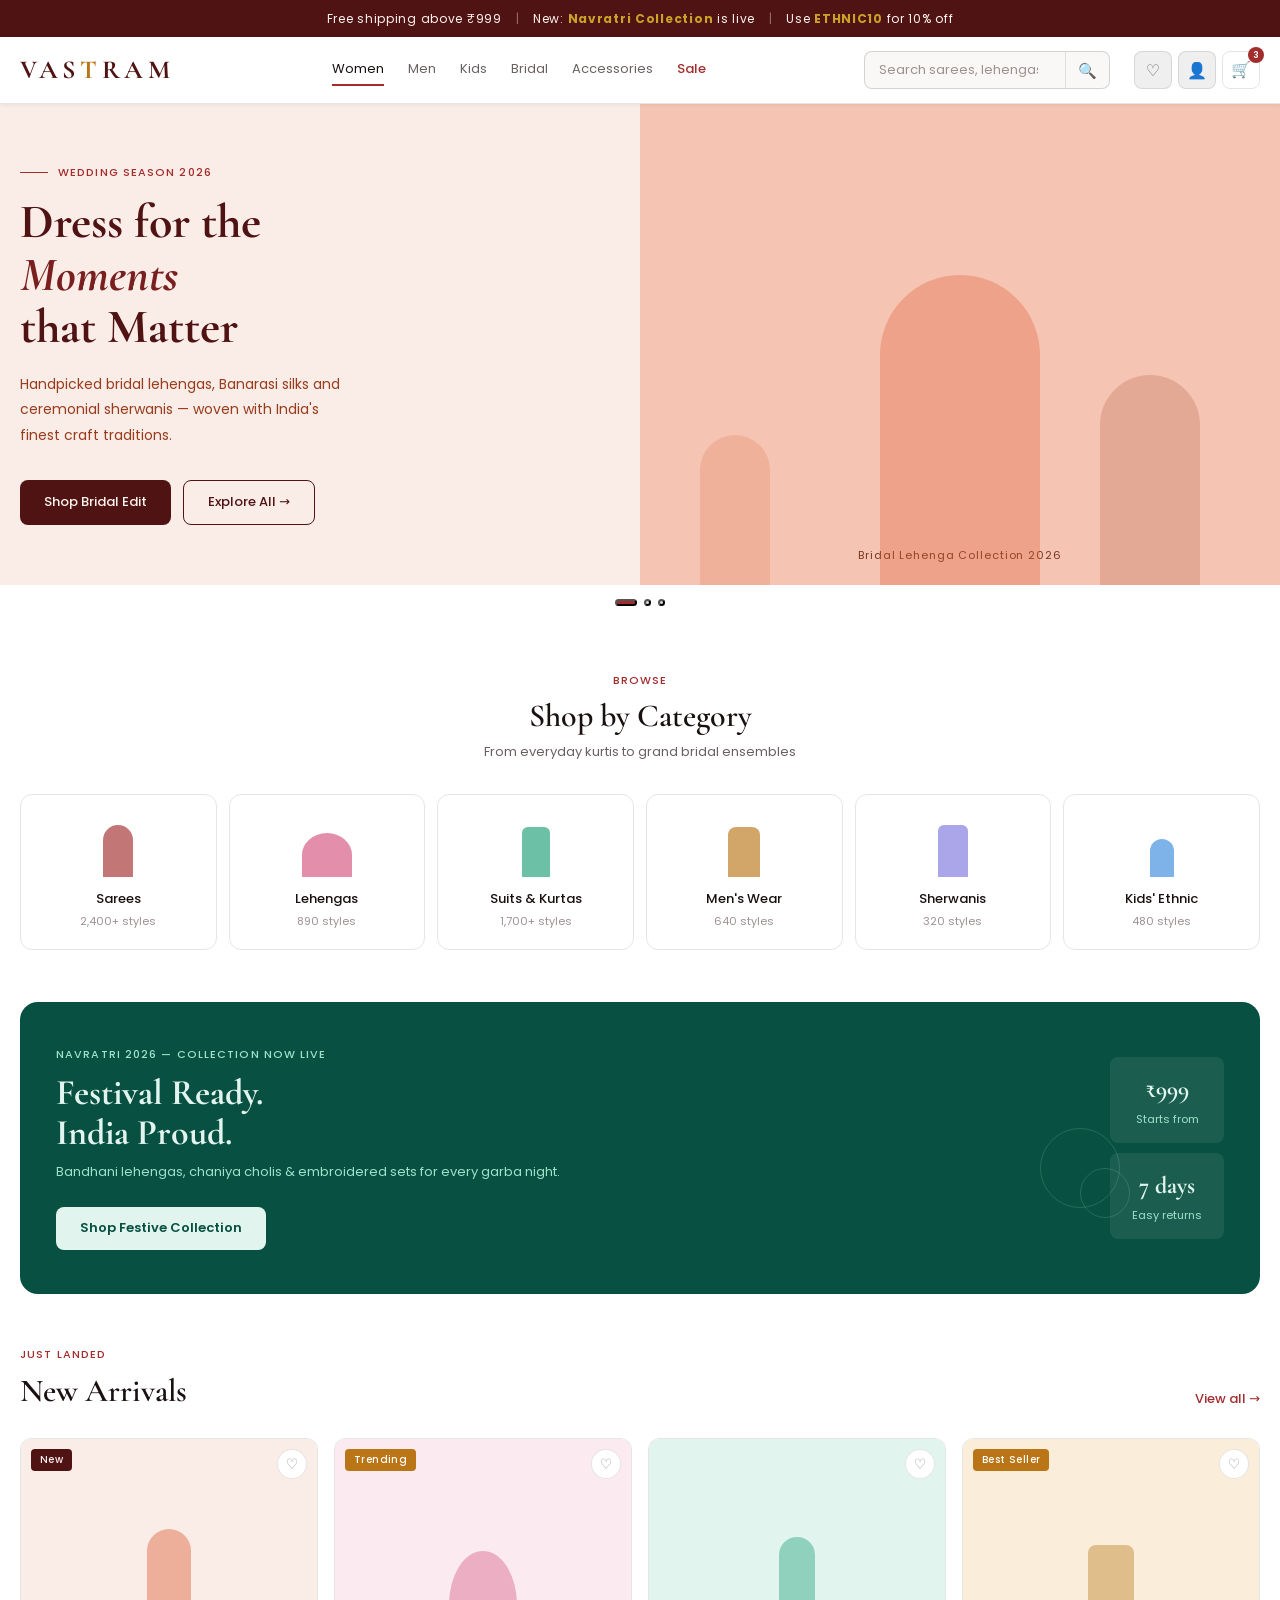
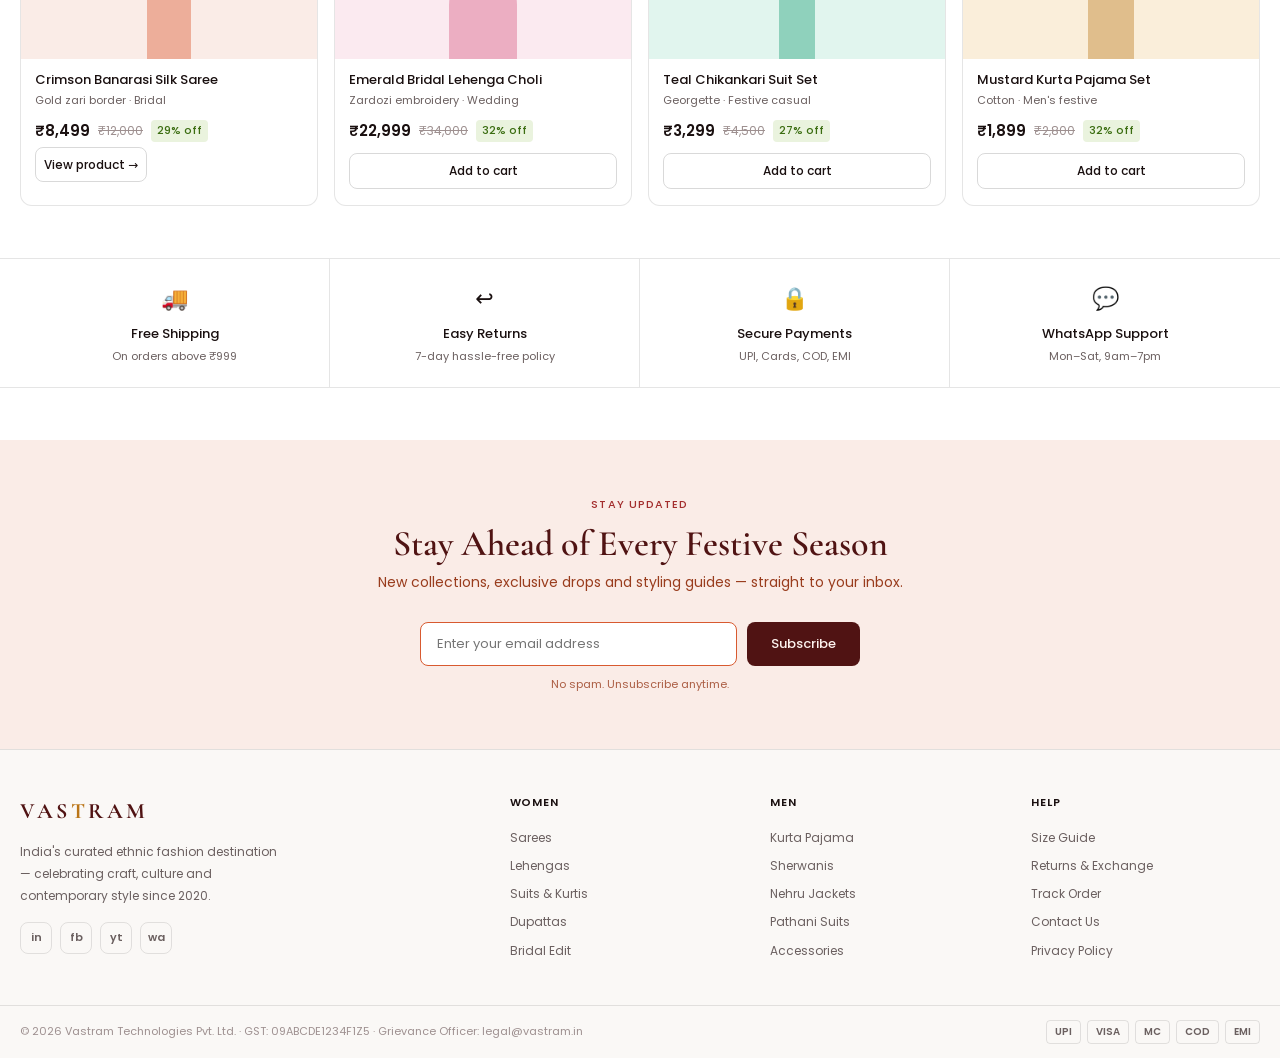
<file: index.html>
<!DOCTYPE html>
<html lang="en">
<head>
  <meta charset="UTF-8" />
  <meta name="viewport" content="width=device-width, initial-scale=1.0" />
  <title>Vastram — Indian Ethnic Wear | Sarees, Lehengas, Kurtas</title>
  <meta name="description" content="Shop premium Indian ethnic wear — Banarasi silk sarees, bridal lehengas, kurta sets, sherwanis and more. Free shipping above ₹999." />
  <link rel="stylesheet" href="assets/css/styles.css" />
  <style>
    /* ── Page-specific styles ──────────────────────────────── */

    /* Hero */
    .hero { display: grid; grid-template-columns: 1fr 1fr; min-height: 420px; }
    .hero__content {
      background: var(--crimson-bg); padding: 60px 40px 60px 20px;
      display: flex; flex-direction: column; justify-content: center;
    }
    .hero__eyebrow {
      display: flex; align-items: center; gap: 10px;
      font-size: 11px; letter-spacing: .1em; text-transform: uppercase;
      color: var(--crimson-mid); font-weight: 500; margin-bottom: 14px;
    }
    .hero__eyebrow::before { content: ''; display: block; width: 28px; height: 1px; background: var(--crimson-mid); }
    .hero__title {
      font-family: var(--font-display); font-size: 48px; font-weight: 700;
      color: var(--crimson-dark); line-height: 1.1; margin-bottom: 18px;
    }
    .hero__title em { font-style: italic; color: var(--crimson); }
    .hero__desc { font-size: 14px; color: var(--coral-mid); line-height: 1.8; max-width: 340px; margin-bottom: 32px; }
    .hero__btns { display: flex; gap: 12px; flex-wrap: wrap; }
    .hero__visual {
      background: var(--coral-light); display: flex; align-items: flex-end;
      justify-content: center; overflow: hidden; position: relative;
    }
    /* CSS silhouette shapes representing draped garments */
    .hero__silhouette {
      position: relative; width: 100%; height: 100%;
      display: flex; align-items: flex-end; justify-content: center;
    }
    .sil-main  { width: 160px; height: 310px; background: var(--coral); border-radius: 80px 80px 0 0; opacity: .32; z-index: 2; }
    .sil-back  { position: absolute; width: 100px; height: 210px; background: var(--coral-mid); border-radius: 50px 50px 0 0; right: 80px; bottom: 0; opacity: .2; }
    .sil-front { position: absolute; width: 70px; height: 150px; background: var(--coral); border-radius: 35px 35px 0 0; left: 60px; bottom: 0; opacity: .18; }
    .hero__caption {
      position: absolute; bottom: 20px; left: 50%; transform: translateX(-50%);
      font-size: 11px; letter-spacing: .08em; color: #7a3820; white-space: nowrap;
    }
    /* Hero dots */
    .hero-dots { display: flex; justify-content: center; gap: 7px; padding: 14px; background: var(--bg-primary); }
    .hero-dot { width: 7px; height: 7px; border-radius: 50%; background: var(--border-mid); transition: all .3s; }
    .hero-dot.active { background: var(--crimson-mid); width: 22px; border-radius: 4px; }

    /* Categories */
    .cats-grid { display: grid; grid-template-columns: repeat(6, 1fr); gap: 12px; }
    .cat-card {
      border: 1px solid var(--border); border-radius: var(--radius-lg);
      padding: 22px 12px 18px; text-align: center; cursor: pointer;
      transition: border-color .2s, box-shadow .2s;
    }
    .cat-card:hover { border-color: var(--crimson-mid); box-shadow: var(--shadow-sm); }
    .cat-card__img { height: 60px; display: flex; align-items: flex-end; justify-content: center; margin-bottom: 12px; }
    /* CSS garment shapes per category */
    .shape-saree  { width: 30px; height: 52px; background: var(--crimson-mid); border-radius: 15px 15px 0 0; opacity: .65; }
    .shape-leh    { width: 50px; height: 44px; background: #D4537E; border-radius: 50% 50% 0 0; opacity: .65; }
    .shape-suit   { width: 28px; height: 50px; background: var(--teal-mid); border-radius: 6px 6px 0 0; opacity: .65; }
    .shape-kurta  { width: 32px; height: 50px; background: var(--gold); border-radius: 8px 8px 0 0; opacity: .65; }
    .shape-sher   { width: 30px; height: 52px; background: #7F77DD; border-radius: 6px 6px 0 0; opacity: .65; }
    .shape-kids   { width: 24px; height: 38px; background: #378ADD; border-radius: 12px 12px 0 0; opacity: .65; }
    .cat-card__name  { font-size: 13px; font-weight: 500; color: var(--text-primary); }
    .cat-card__count { font-size: 11px; color: var(--text-tertiary); margin-top: 3px; }

    /* Festival Banner */
    .fest-banner {
      background: var(--teal-dark); border-radius: var(--radius-xl);
      padding: 44px 36px; display: flex; align-items: center;
      justify-content: space-between; position: relative; overflow: hidden;
    }
    .fest-banner__decor {
      position: absolute; right: 200px; top: 50%; transform: translateY(-50%);
      pointer-events: none;
    }
    .decor-ring {
      width: 80px; height: 80px; border-radius: 50%;
      border: 1px solid rgba(159,225,203,.18); position: absolute;
    }
    .fest-banner__content {}
    .fest-banner__eyebrow { font-size: 11px; letter-spacing: .1em; text-transform: uppercase; color: var(--teal-pale); font-weight: 500; margin-bottom: 10px; }
    .fest-banner__title {
      font-family: var(--font-display); font-size: 36px; font-weight: 700;
      color: var(--teal-light); line-height: 1.1; margin-bottom: 10px;
    }
    .fest-banner__desc { font-size: 13px; color: var(--teal-pale); margin-bottom: 24px; }
    .fest-banner__stats { display: flex; flex-direction: column; gap: 10px; flex-shrink: 0; }
    .fest-stat {
      background: rgba(255,255,255,.08); border-radius: var(--radius-md);
      padding: 14px 22px; text-align: center;
    }
    .fest-stat__num { font-family: var(--font-display); font-size: 24px; font-weight: 700; color: var(--teal-light); }
    .fest-stat__label { font-size: 11px; color: var(--teal-pale); margin-top: 2px; }

    /* Products grid */
    .products-grid { display: grid; grid-template-columns: repeat(4, 1fr); gap: 16px; }

    /* Product image color backgrounds */
    .img-coral  { background: var(--crimson-bg); }
    .img-pink   { background: #FBEAF0; }
    .img-teal   { background: var(--teal-light); }
    .img-gold   { background: var(--gold-light); }
    .prod-img-h { height: 220px; }
    .prod-sil-1 { width: 44px; height: 130px; background: var(--coral); border-radius: 22px 22px 0 0; opacity: .42; }
    .prod-sil-2 { width: 68px; height: 108px; background: #D4537E; border-radius: 50% 50% 0 0; opacity: .4; }
    .prod-sil-3 { width: 36px; height: 122px; background: var(--teal-mid); border-radius: 18px 18px 0 0; opacity: .42; }
    .prod-sil-4 { width: 46px; height: 114px; background: var(--gold); border-radius: 8px 8px 0 0; opacity: .4; }
    .sec-head-row { display: flex; align-items: flex-end; justify-content: space-between; margin-bottom: 28px; }
    .sec-head-row .view-all { font-size: 13px; color: var(--crimson-mid); font-weight: 500; transition: opacity .2s; }
    .sec-head-row .view-all:hover { opacity: .7; }

    /* Newsletter */
    .nl-section {
      background: var(--crimson-bg); padding: 56px 20px; text-align: center;
    }
    .nl-section .sec-title { font-size: 36px; color: var(--crimson-dark); }
    .nl-section .sec-sub { font-size: 14px; color: var(--coral-mid); margin-bottom: 28px; }
    .nl-form { display: flex; gap: 10px; max-width: 440px; margin: 0 auto; }
    .nl-form input {
      flex: 1; height: 44px; border: 1px solid var(--crimson-border);
      border-radius: var(--radius-md); padding: 0 16px; font-size: 13px;
      font-family: var(--font-body); background: #fff; color: var(--text-primary);
    }
    .nl-form input:focus { border-color: var(--crimson); }
    .nl-note { font-size: 11px; color: var(--coral-mid); margin-top: 10px; opacity: .8; }

    /* Responsive overrides */
    @media (max-width: 900px) {
      .hero { grid-template-columns: 1fr; }
      .hero__visual { min-height: 260px; }
      .hero__content { padding: 40px 20px; }
      .hero__title { font-size: 36px; }
      .cats-grid { grid-template-columns: repeat(3, 1fr); }
      .products-grid { grid-template-columns: repeat(2, 1fr); }
      .fest-banner { flex-direction: column; gap: 24px; }
      .fest-banner__stats { flex-direction: row; }
    }
    @media (max-width: 600px) {
      .cats-grid { grid-template-columns: repeat(2, 1fr); }
      .products-grid { grid-template-columns: repeat(2, 1fr); }
      .hero__title { font-size: 30px; }
      .nl-form { flex-direction: column; }
    }
  </style>
</head>
<body>

  <!-- ── Promo Bar ─────────────────────────────────────────── -->
  <div class="promo-bar" role="banner">
    Free shipping above ₹999
    <span class="sep">|</span>
    New: <strong>Navratri Collection</strong> is live
    <span class="sep">|</span>
    Use <strong>ETHNIC10</strong> for 10% off
  </div>

  <!-- ── Navbar ────────────────────────────────────────────── -->
  <header class="navbar" role="navigation">
    <div class="navbar-inner container">
      <a href="index.html" class="nav-logo" aria-label="Vastram home">VAS<span>T</span>RAM</a>
      <nav class="nav-links" aria-label="Main navigation">
        <a href="#" class="active">Women</a>
        <a href="#">Men</a>
        <a href="#">Kids</a>
        <a href="#">Bridal</a>
        <a href="#">Accessories</a>
        <a href="#" class="sale">Sale</a>
      </nav>
      <div class="nav-search" role="search">
        <input type="search" placeholder="Search sarees, lehengas, kurtas…" aria-label="Search products" />
        <button aria-label="Search">&#128269;</button>
      </div>
      <div class="nav-icons">
        <button class="nav-icon" aria-label="Wishlist">&#9825;</button>
        <button class="nav-icon" aria-label="Account">&#128100;</button>
        <a href="#" class="nav-icon" aria-label="Cart, 3 items">
          &#128722;
          <span class="badge" aria-label="3 items">3</span>
        </a>
      </div>
    </div>
  </header>

  <main>

    <!-- ── Hero ────────────────────────────────────────────── -->
    <section class="hero" aria-label="Featured collection">
      <div class="hero__content">
        <div class="hero__eyebrow">Wedding Season 2026</div>
        <h1 class="hero__title">
          Dress for the<br>
          <em>Moments</em><br>
          that Matter
        </h1>
        <p class="hero__desc">Handpicked bridal lehengas, Banarasi silks and ceremonial sherwanis — woven with India's finest craft traditions.</p>
        <div class="hero__btns">
          <a href="#" class="btn btn-primary">Shop Bridal Edit</a>
          <a href="#" class="btn btn-outline">Explore All →</a>
        </div>
      </div>
      <div class="hero__visual" aria-hidden="true">
        <div class="hero__silhouette">
          <div class="sil-front"></div>
          <div class="sil-main"></div>
          <div class="sil-back"></div>
        </div>
        <p class="hero__caption">Bridal Lehenga Collection 2026</p>
      </div>
    </section>
    <div class="hero-dots" role="tablist" aria-label="Carousel navigation">
      <button class="hero-dot active" role="tab" aria-selected="true" aria-label="Slide 1"></button>
      <button class="hero-dot" role="tab" aria-selected="false" aria-label="Slide 2"></button>
      <button class="hero-dot" role="tab" aria-selected="false" aria-label="Slide 3"></button>
    </div>

    <!-- ── Categories ──────────────────────────────────────── -->
    <section class="section-gap" aria-labelledby="cats-heading">
      <div class="container">
        <div class="text-center" style="margin-bottom:32px">
          <div class="sec-eyebrow">Browse</div>
          <h2 class="sec-title" id="cats-heading">Shop by Category</h2>
          <p class="sec-sub">From everyday kurtis to grand bridal ensembles</p>
        </div>
        <div class="cats-grid">
          <a href="#" class="cat-card">
            <div class="cat-card__img"><div class="shape-saree" aria-hidden="true"></div></div>
            <div class="cat-card__name">Sarees</div>
            <div class="cat-card__count">2,400+ styles</div>
          </a>
          <a href="#" class="cat-card">
            <div class="cat-card__img"><div class="shape-leh" aria-hidden="true"></div></div>
            <div class="cat-card__name">Lehengas</div>
            <div class="cat-card__count">890 styles</div>
          </a>
          <a href="#" class="cat-card">
            <div class="cat-card__img"><div class="shape-suit" aria-hidden="true"></div></div>
            <div class="cat-card__name">Suits &amp; Kurtas</div>
            <div class="cat-card__count">1,700+ styles</div>
          </a>
          <a href="#" class="cat-card">
            <div class="cat-card__img"><div class="shape-kurta" aria-hidden="true"></div></div>
            <div class="cat-card__name">Men's Wear</div>
            <div class="cat-card__count">640 styles</div>
          </a>
          <a href="#" class="cat-card">
            <div class="cat-card__img"><div class="shape-sher" aria-hidden="true"></div></div>
            <div class="cat-card__name">Sherwanis</div>
            <div class="cat-card__count">320 styles</div>
          </a>
          <a href="#" class="cat-card">
            <div class="cat-card__img"><div class="shape-kids" aria-hidden="true"></div></div>
            <div class="cat-card__name">Kids' Ethnic</div>
            <div class="cat-card__count">480 styles</div>
          </a>
        </div>
      </div>
    </section>

    <!-- ── Festival Banner ─────────────────────────────────── -->
    <section class="container" style="margin-bottom:52px" aria-label="Festival collection">
      <div class="fest-banner">
        <div class="fest-banner__decor" aria-hidden="true">
          <div class="decor-ring" style="top:-20px;left:-20px"></div>
          <div class="decor-ring" style="width:50px;height:50px;top:20px;left:20px"></div>
        </div>
        <div class="fest-banner__content">
          <div class="fest-banner__eyebrow">Navratri 2026 — Collection Now Live</div>
          <h2 class="fest-banner__title">Festival Ready.<br>India Proud.</h2>
          <p class="fest-banner__desc">Bandhani lehengas, chaniya cholis &amp; embroidered sets for every garba night.</p>
          <a href="#" class="btn btn-teal">Shop Festive Collection</a>
        </div>
        <div class="fest-banner__stats" aria-label="Quick facts">
          <div class="fest-stat">
            <div class="fest-stat__num">₹999</div>
            <div class="fest-stat__label">Starts from</div>
          </div>
          <div class="fest-stat">
            <div class="fest-stat__num">7 days</div>
            <div class="fest-stat__label">Easy returns</div>
          </div>
        </div>
      </div>
    </section>

    <!-- ── New Arrivals ─────────────────────────────────────── -->
    <section class="section-gap" style="padding-top:0" aria-labelledby="arrivals-heading">
      <div class="container">
        <div class="sec-head-row">
          <div>
            <div class="sec-eyebrow">Just Landed</div>
            <h2 class="sec-title" id="arrivals-heading">New Arrivals</h2>
          </div>
          <a href="#" class="view-all">View all →</a>
        </div>
        <div class="products-grid">

          <article class="product-card">
            <div class="product-card__img img-coral prod-img-h">
              <span class="product-card__img-badge pill pill-new">New</span>
              <button class="product-card__wish" aria-label="Add to wishlist">&#9825;</button>
              <div class="prod-sil-1" aria-hidden="true"></div>
            </div>
            <div class="product-card__body">
              <h3 class="product-card__name">Crimson Banarasi Silk Saree</h3>
              <p class="product-card__sub">Gold zari border · Bridal</p>
              <div class="product-card__price-row">
                <span class="product-card__price">₹8,499</span>
                <span class="product-card__orig">₹12,000</span>
                <span class="product-card__off">29% off</span>
              </div>
              <a href="product.html" class="product-card__add">View product →</a>
            </div>
          </article>

          <article class="product-card">
            <div class="product-card__img img-pink prod-img-h">
              <span class="product-card__img-badge pill pill-trend">Trending</span>
              <button class="product-card__wish" aria-label="Add to wishlist">&#9825;</button>
              <div class="prod-sil-2" aria-hidden="true"></div>
            </div>
            <div class="product-card__body">
              <h3 class="product-card__name">Emerald Bridal Lehenga Choli</h3>
              <p class="product-card__sub">Zardozi embroidery · Wedding</p>
              <div class="product-card__price-row">
                <span class="product-card__price">₹22,999</span>
                <span class="product-card__orig">₹34,000</span>
                <span class="product-card__off">32% off</span>
              </div>
              <button class="product-card__add">Add to cart</button>
            </div>
          </article>

          <article class="product-card">
            <div class="product-card__img img-teal prod-img-h">
              <button class="product-card__wish" aria-label="Add to wishlist">&#9825;</button>
              <div class="prod-sil-3" aria-hidden="true"></div>
            </div>
            <div class="product-card__body">
              <h3 class="product-card__name">Teal Chikankari Suit Set</h3>
              <p class="product-card__sub">Georgette · Festive casual</p>
              <div class="product-card__price-row">
                <span class="product-card__price">₹3,299</span>
                <span class="product-card__orig">₹4,500</span>
                <span class="product-card__off">27% off</span>
              </div>
              <button class="product-card__add">Add to cart</button>
            </div>
          </article>

          <article class="product-card">
            <div class="product-card__img img-gold prod-img-h">
              <span class="product-card__img-badge pill pill-new" style="background:var(--gold);color:#fff">Best Seller</span>
              <button class="product-card__wish" aria-label="Add to wishlist">&#9825;</button>
              <div class="prod-sil-4" aria-hidden="true"></div>
            </div>
            <div class="product-card__body">
              <h3 class="product-card__name">Mustard Kurta Pajama Set</h3>
              <p class="product-card__sub">Cotton · Men's festive</p>
              <div class="product-card__price-row">
                <span class="product-card__price">₹1,899</span>
                <span class="product-card__orig">₹2,800</span>
                <span class="product-card__off">32% off</span>
              </div>
              <button class="product-card__add">Add to cart</button>
            </div>
          </article>

        </div>
      </div>
    </section>

    <!-- ── Trust Strip ─────────────────────────────────────── -->
    <div class="trust-strip container" style="margin-bottom:52px">
      <div class="trust-item">
        <div class="trust-item__icon" aria-hidden="true">🚚</div>
        <div class="trust-item__title">Free Shipping</div>
        <div class="trust-item__sub">On orders above ₹999</div>
      </div>
      <div class="trust-item">
        <div class="trust-item__icon" aria-hidden="true">↩</div>
        <div class="trust-item__title">Easy Returns</div>
        <div class="trust-item__sub">7-day hassle-free policy</div>
      </div>
      <div class="trust-item">
        <div class="trust-item__icon" aria-hidden="true">🔒</div>
        <div class="trust-item__title">Secure Payments</div>
        <div class="trust-item__sub">UPI, Cards, COD, EMI</div>
      </div>
      <div class="trust-item">
        <div class="trust-item__icon" aria-hidden="true">💬</div>
        <div class="trust-item__title">WhatsApp Support</div>
        <div class="trust-item__sub">Mon–Sat, 9am–7pm</div>
      </div>
    </div>

    <!-- ── Newsletter ───────────────────────────────────────── -->
    <section class="nl-section" aria-labelledby="nl-heading">
      <div class="sec-eyebrow">Stay Updated</div>
      <h2 class="sec-title" id="nl-heading">Stay Ahead of Every Festive Season</h2>
      <p class="sec-sub">New collections, exclusive drops and styling guides — straight to your inbox.</p>
      <form class="nl-form" id="nl-form" novalidate aria-label="Email subscription">
        <input type="email" placeholder="Enter your email address" required aria-label="Email address" />
        <button type="submit" class="btn btn-primary">Subscribe</button>
      </form>
      <p class="nl-note">No spam. Unsubscribe anytime.</p>
    </section>

  </main>

  <!-- ── Footer ────────────────────────────────────────────── -->
  <footer class="footer" role="contentinfo">
    <div class="footer-main container">
      <div class="footer-brand">
        <div class="footer-brand__logo">VAS<span>T</span>RAM</div>
        <p class="footer-brand__desc">India's curated ethnic fashion destination — celebrating craft, culture and contemporary style since 2020.</p>
        <div class="footer-social" aria-label="Social media links">
          <a href="#" aria-label="Instagram">in</a>
          <a href="#" aria-label="Facebook">fb</a>
          <a href="#" aria-label="YouTube">yt</a>
          <a href="#" aria-label="WhatsApp">wa</a>
        </div>
      </div>
      <nav class="footer-col" aria-label="Women's categories">
        <h4>Women</h4>
        <a href="#">Sarees</a>
        <a href="#">Lehengas</a>
        <a href="#">Suits &amp; Kurtis</a>
        <a href="#">Dupattas</a>
        <a href="#">Bridal Edit</a>
      </nav>
      <nav class="footer-col" aria-label="Men's categories">
        <h4>Men</h4>
        <a href="#">Kurta Pajama</a>
        <a href="#">Sherwanis</a>
        <a href="#">Nehru Jackets</a>
        <a href="#">Pathani Suits</a>
        <a href="#">Accessories</a>
      </nav>
      <nav class="footer-col" aria-label="Help and policies">
        <h4>Help</h4>
        <a href="#">Size Guide</a>
        <a href="#">Returns &amp; Exchange</a>
        <a href="#">Track Order</a>
        <a href="#">Contact Us</a>
        <a href="#">Privacy Policy</a>
      </nav>
    </div>
    <div class="footer-bottom container">
      <span>© 2026 Vastram Technologies Pvt. Ltd. · GST: 09ABCDE1234F1Z5 · Grievance Officer: legal@vastram.in</span>
      <div class="footer-pay" aria-label="Accepted payment methods">
        <span>UPI</span><span>VISA</span><span>MC</span><span>COD</span><span>EMI</span>
      </div>
    </div>
  </footer>

  <script src="assets/js/main.js"></script>
</body>
</html>
</file>
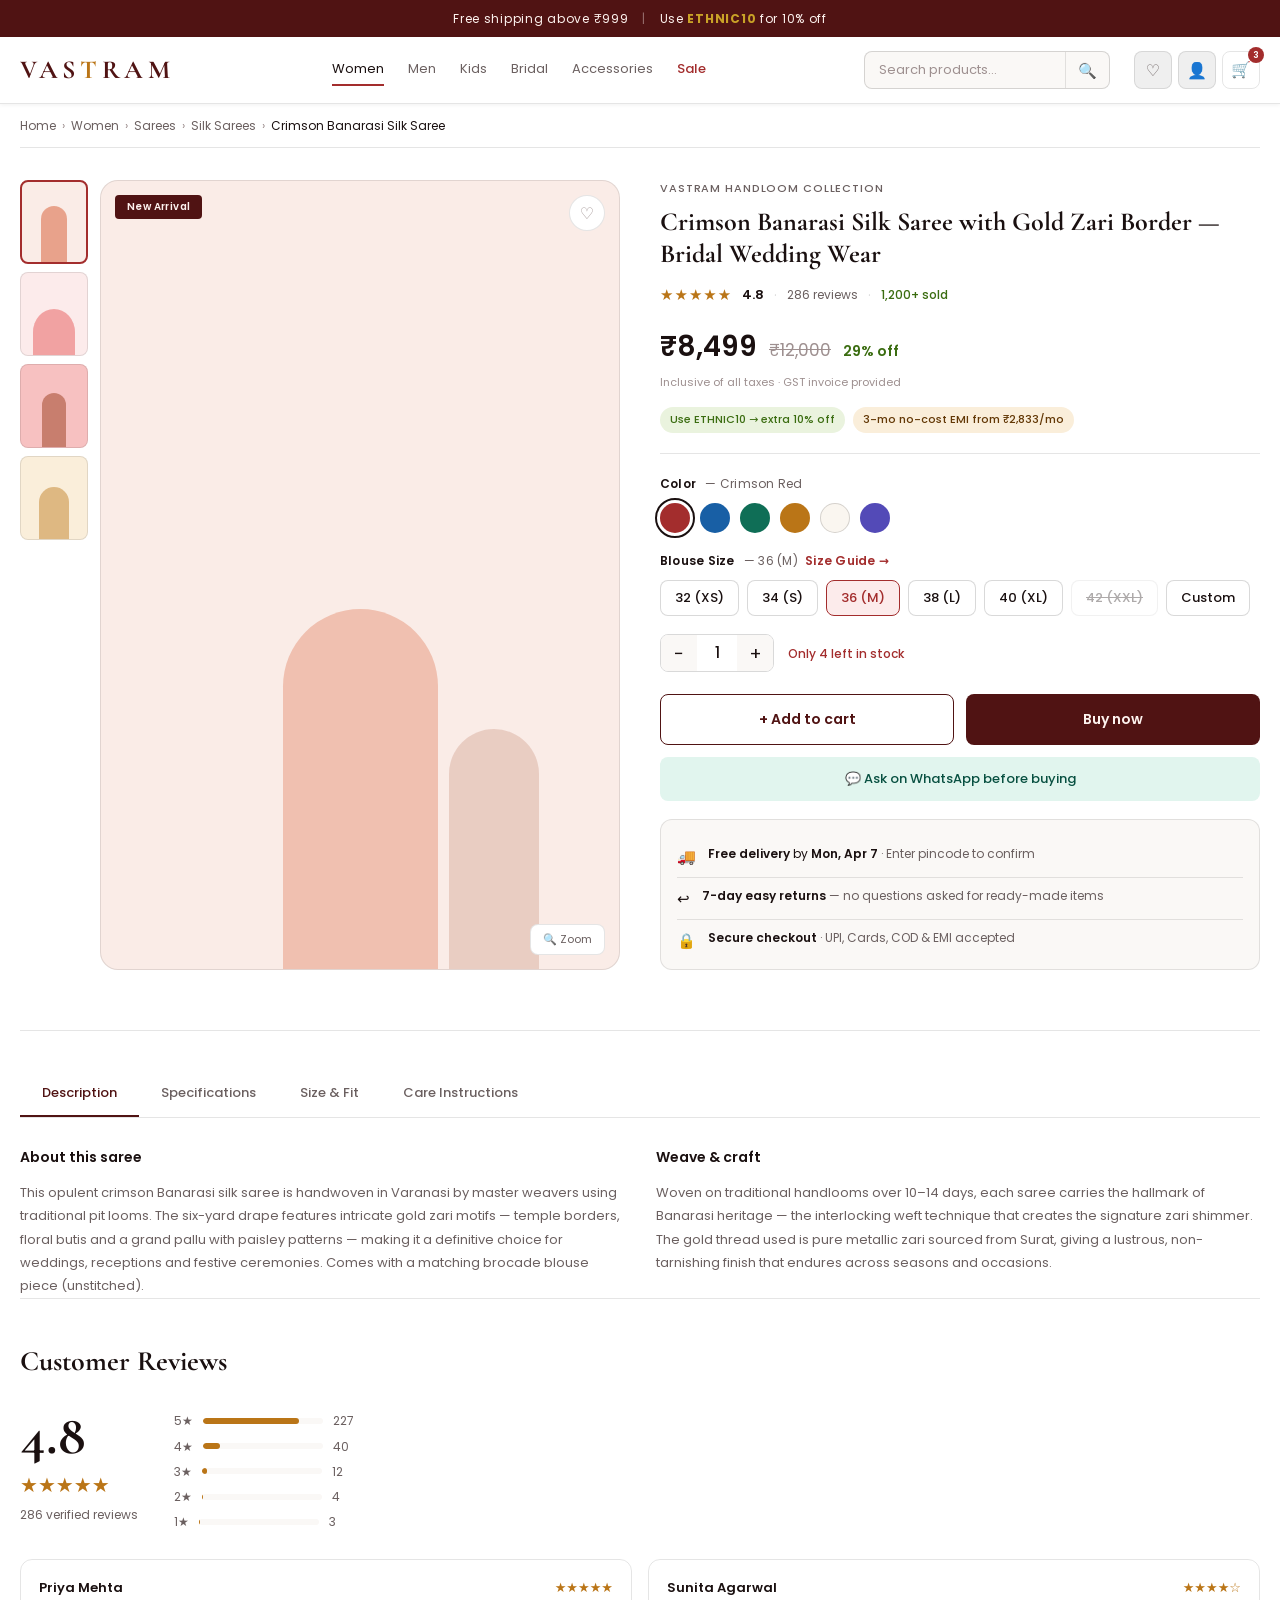
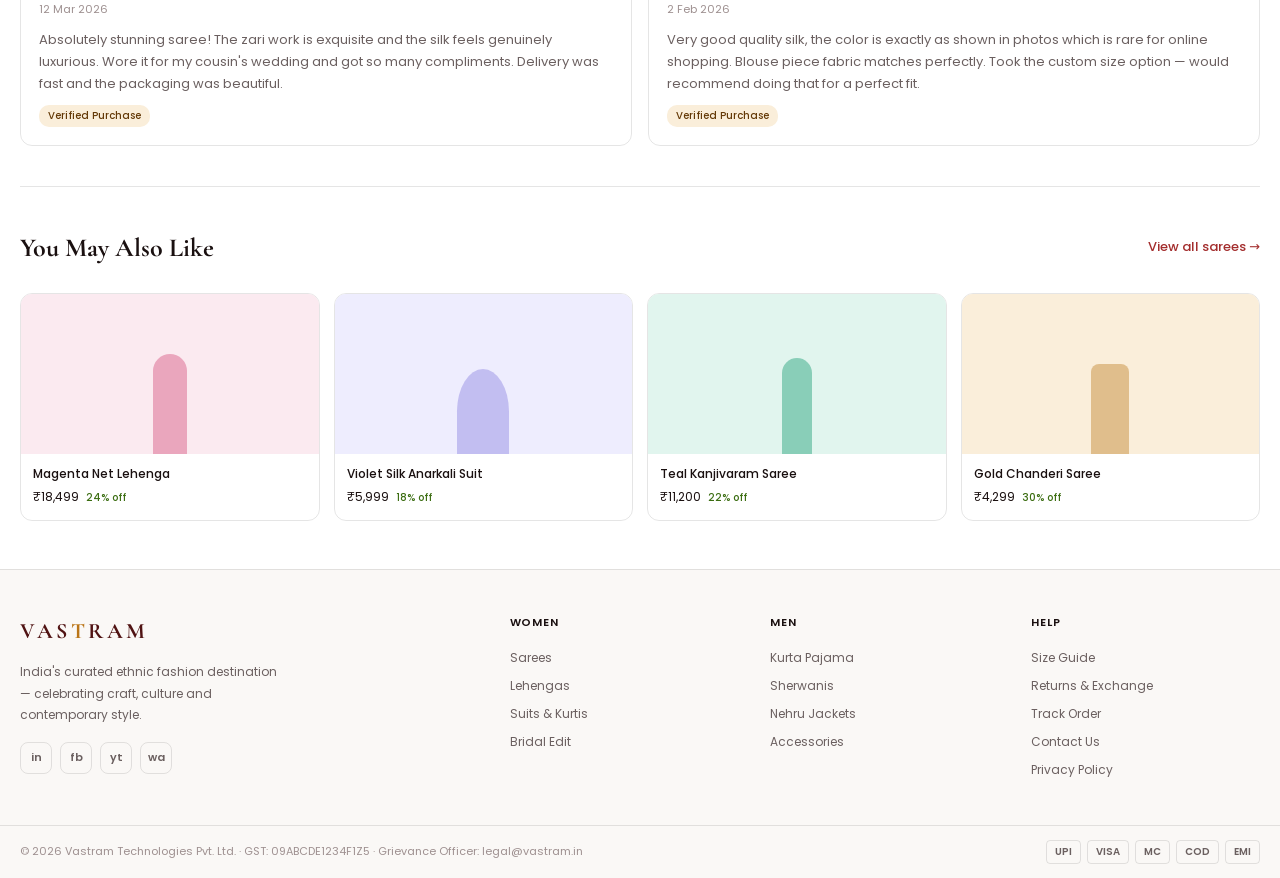
<file: product.html>
<!DOCTYPE html>
<html lang="en">
<head>
  <meta charset="UTF-8" />
  <meta name="viewport" content="width=device-width, initial-scale=1.0" />
  <title>Crimson Banarasi Silk Saree — Gold Zari Border | Vastram</title>
  <meta name="description" content="Opulent crimson Banarasi silk saree with intricate gold zari motifs. Ideal for weddings &amp; festive occasions. Free shipping, 7-day returns." />
  <link rel="stylesheet" href="assets/css/styles.css" />
  <style>
    /* ── PDP-specific styles ───────────────────────────────── */

    /* Breadcrumb */
    .breadcrumb {
      padding: 12px 0; font-size: 12px; color: var(--text-tertiary);
      display: flex; gap: 6px; align-items: center; flex-wrap: wrap;
      border-bottom: 1px solid var(--border);
    }
    .breadcrumb a { color: var(--text-secondary); transition: color .2s; }
    .breadcrumb a:hover { color: var(--crimson-mid); }
    .breadcrumb .sep { color: var(--text-tertiary); }
    .breadcrumb .current { color: var(--text-primary); }

    /* Main grid */
    .pdp-grid {
      display: grid; grid-template-columns: 1fr 1fr;
      gap: 40px; padding: 32px 0 48px;
    }

    /* Gallery */
    .gallery { display: flex; gap: 12px; }
    .gallery__thumbs { display: flex; flex-direction: column; gap: 8px; flex-shrink: 0; }
    .gallery__thumb {
      width: 68px; height: 84px;
      border: 1px solid var(--border); border-radius: var(--radius-md);
      cursor: pointer; display: flex; align-items: flex-end;
      justify-content: center; overflow: hidden;
      transition: border-color .2s;
    }
    .gallery__thumb.active { border: 2px solid var(--crimson-mid); }
    .gallery__thumb:hover { border-color: var(--crimson-mid); }
    .gallery__main {
      flex: 1; border: 1px solid var(--border); border-radius: var(--radius-xl);
      min-height: 480px; display: flex; align-items: flex-end;
      justify-content: center; position: relative; overflow: hidden;
    }
    .gallery__badge {
      position: absolute; top: 14px; left: 14px;
      font-size: 10px; font-weight: 600; padding: 4px 12px;
      border-radius: var(--radius-sm); letter-spacing: .04em;
      background: var(--crimson-dark); color: #fdf2ee;
    }
    .gallery__wish {
      position: absolute; top: 14px; right: 14px;
      width: 36px; height: 36px; border-radius: 50%;
      background: var(--bg-primary); border: 1px solid var(--border);
      display: flex; align-items: center; justify-content: center;
      font-size: 16px; color: var(--text-tertiary);
      cursor: pointer; transition: color .2s, border-color .2s;
    }
    .gallery__wish.active, .gallery__wish:hover { color: var(--crimson-mid); border-color: var(--crimson-mid); }
    .gallery__zoom {
      position: absolute; bottom: 14px; right: 14px;
      background: var(--bg-primary); border: 1px solid var(--border);
      border-radius: var(--radius-md); padding: 6px 12px;
      font-size: 11px; color: var(--text-secondary);
      cursor: pointer; transition: background .2s;
    }
    .gallery__zoom:hover { background: var(--bg-secondary); }

    /* CSS garment shapes for gallery */
    .g-shape-main  { width: 155px; height: 360px; background: var(--coral); border-radius: 78px 78px 0 0; opacity: .3; z-index: 1; }
    .g-shape-back  { position: absolute; width: 90px; height: 240px; background: var(--coral-mid); border-radius: 45px 45px 0 0; right: 80px; bottom: 0; opacity: .18; }
    .t-s1 { width: 26px; height: 56px; background: var(--coral); border-radius: 13px 13px 0 0; opacity: .5; }
    .t-s2 { width: 42px; height: 46px; background: #E24B4A; border-radius: 50% 50% 0 0; opacity: .45; }
    .t-s3 { width: 24px; height: 54px; background: var(--coral-mid); border-radius: 12px 12px 0 0; opacity: .5; }
    .t-s4 { width: 30px; height: 52px; background: var(--gold); border-radius: 15px 15px 0 0; opacity: .45; }
    .t-bg1 { background: var(--crimson-bg); }
    .t-bg2 { background: #FCEBEB; }
    .t-bg3 { background: #F7C1C1; }
    .t-bg4 { background: var(--gold-light); }

    /* Info panel */
    .info-panel {}
    .info-panel__brand { font-size: 11px; letter-spacing: .08em; text-transform: uppercase; color: var(--text-secondary); margin-bottom: 8px; font-weight: 500; }
    .info-panel__name { font-family: var(--font-display); font-size: 26px; font-weight: 700; line-height: 1.25; color: var(--text-primary); margin-bottom: 12px; }
    .rating-row { display: flex; align-items: center; gap: 10px; margin-bottom: 18px; flex-wrap: wrap; }
    .stars { color: var(--gold); font-size: 15px; letter-spacing: 1px; }
    .rating-val { font-size: 13px; font-weight: 600; }
    .rating-count { font-size: 12px; color: var(--text-secondary); }
    .rating-sep { color: var(--border-mid); }
    .sold-count { font-size: 12px; color: var(--green-text); font-weight: 500; }
    .price-block { margin-bottom: 8px; }
    .price-row { display: flex; align-items: baseline; gap: 12px; }
    .price-main { font-size: 28px; font-weight: 600; color: var(--text-primary); }
    .price-orig { font-size: 17px; color: var(--text-tertiary); text-decoration: line-through; }
    .price-off  { font-size: 14px; font-weight: 600; color: var(--green-text); }
    .price-tax  { font-size: 11px; color: var(--text-tertiary); margin-top: 4px; margin-bottom: 16px; }
    .offers-row { display: flex; gap: 8px; flex-wrap: wrap; margin-bottom: 0; }
    .divider { border: none; border-top: 1px solid var(--border); margin: 20px 0; }

    /* Options */
    .option-row { margin-bottom: 18px; }
    .option-label { font-size: 12px; font-weight: 600; color: var(--text-primary); margin-bottom: 10px; letter-spacing: .02em; }
    .option-label span { font-weight: 400; color: var(--text-secondary); margin-left: 6px; }
    .option-link { font-size: 12px; color: var(--crimson-mid); margin-left: 4px; }
    .option-link:hover { text-decoration: underline; }

    .color-swatches { display: flex; gap: 10px; flex-wrap: wrap; }
    .swatch {
      width: 30px; height: 30px; border-radius: 50%; cursor: pointer;
      position: relative; transition: transform .15s;
      border: 2px solid transparent;
    }
    .swatch:hover { transform: scale(1.1); }
    .swatch.active { outline: 2px solid var(--text-primary); outline-offset: 3px; }
    .sw-crimson { background: #A32D2D; }
    .sw-navy    { background: #185FA5; }
    .sw-teal    { background: #0F6E56; }
    .sw-gold    { background: #BA7517; }
    .sw-ivory   { background: #FAF6F0; border: 1px solid var(--border-mid); }
    .sw-purple  { background: #534AB7; }

    .size-grid { display: flex; gap: 8px; flex-wrap: wrap; }
    .size-btn {
      height: 36px; min-width: 52px; padding: 0 14px;
      border: 1px solid var(--border-mid); border-radius: var(--radius-md);
      font-size: 13px; font-weight: 500; color: var(--text-primary);
      background: var(--bg-primary); cursor: pointer;
      transition: border-color .2s, background .2s, color .2s;
      font-family: var(--font-body);
    }
    .size-btn:hover { border-color: var(--crimson-mid); }
    .size-btn.active { border-color: var(--crimson-mid); background: var(--crimson-light); color: var(--crimson-mid); }
    .size-btn.out { opacity: .35; cursor: not-allowed; text-decoration: line-through; }
    .size-btn.out:hover { border-color: var(--border-mid); }

    /* Qty */
    .qty-row { display: flex; align-items: center; gap: 14px; margin-bottom: 22px; }
    .qty-ctrl { display: flex; align-items: center; border: 1px solid var(--border-mid); border-radius: var(--radius-md); overflow: hidden; }
    .qty-btn {
      width: 36px; height: 36px; background: var(--bg-secondary);
      border: none; font-size: 18px; cursor: pointer; color: var(--text-primary);
      font-family: var(--font-body); transition: background .15s;
    }
    .qty-btn:hover { background: var(--border); }
    .qty-val { width: 40px; text-align: center; font-size: 15px; font-weight: 500; }
    .qty-note { font-size: 12px; color: var(--crimson-mid); font-weight: 500; }

    /* CTA */
    .cta-grid { display: grid; grid-template-columns: 1fr 1fr; gap: 12px; margin-bottom: 12px; }
    .btn-cart { background: var(--bg-primary); color: var(--crimson-dark); border: 1.5px solid var(--crimson-dark); border-radius: var(--radius-md); padding: 14px; font-size: 14px; font-weight: 600; transition: background .2s; font-family: var(--font-body); cursor: pointer; }
    .btn-cart:hover { background: var(--crimson-bg); }
    .btn-buy  { background: var(--crimson-dark); color: #fdf2ee; border: none; border-radius: var(--radius-md); padding: 14px; font-size: 14px; font-weight: 600; transition: opacity .2s; font-family: var(--font-body); cursor: pointer; }
    .btn-buy:hover { opacity: .88; }
    .btn-wa {
      width: 100%; background: var(--teal-light); color: var(--teal-dark);
      border: none; border-radius: var(--radius-md); padding: 12px;
      font-size: 13px; font-weight: 500; cursor: pointer;
      margin-bottom: 18px; font-family: var(--font-body); transition: opacity .2s;
    }
    .btn-wa:hover { opacity: .85; }

    /* Delivery box */
    .delivery-box {
      background: var(--bg-secondary); border: 1px solid var(--border);
      border-radius: var(--radius-lg); padding: 16px;
    }
    .del-row { display: flex; align-items: flex-start; gap: 12px; padding: 8px 0; border-bottom: 1px solid var(--border); }
    .del-row:last-child { border-bottom: none; padding-bottom: 0; }
    .del-icon { font-size: 15px; flex-shrink: 0; margin-top: 1px; }
    .del-text { font-size: 12px; line-height: 1.6; color: var(--text-primary); }
    .del-text strong { font-weight: 600; }
    .del-text span { color: var(--text-secondary); }

    /* Tabs */
    .tabs-section { padding-top: 40px; border-top: 1px solid var(--border); margin-top: 12px; }
    .tabs-nav {
      display: flex; gap: 0; border-bottom: 1px solid var(--border);
      margin-bottom: 28px; overflow-x: auto;
    }
    .tab-btn {
      padding: 12px 22px; font-size: 13px; font-weight: 500;
      color: var(--text-secondary); background: transparent; border: none;
      border-bottom: 2px solid transparent; cursor: pointer;
      white-space: nowrap; font-family: var(--font-body);
      transition: color .2s, border-color .2s;
    }
    .tab-btn:hover { color: var(--text-primary); }
    .tab-btn.active { color: var(--crimson-dark); border-bottom-color: var(--crimson-dark); }
    .tab-panel { display: none; }
    .tab-panel.active { display: block; }
    .desc-grid { display: grid; grid-template-columns: 1fr 1fr; gap: 32px; }
    .desc-block h4 { font-size: 14px; font-weight: 600; margin-bottom: 12px; }
    .desc-block p  { font-size: 13px; color: var(--text-secondary); line-height: 1.8; }
    .specs-table { width: 100%; border-collapse: collapse; max-width: 560px; }
    .specs-table tr { border-bottom: 1px solid var(--border); }
    .specs-table td { padding: 10px 0; font-size: 13px; vertical-align: top; }
    .specs-table td:first-child { color: var(--text-secondary); width: 180px; }
    .specs-table td:last-child { font-weight: 500; color: var(--text-primary); }

    /* Reviews */
    .reviews-section { padding: 40px 0; border-top: 1px solid var(--border); }
    .reviews-header { display: flex; align-items: flex-start; gap: 36px; margin-bottom: 28px; flex-wrap: wrap; }
    .big-score { font-family: var(--font-display); font-size: 56px; font-weight: 700; color: var(--text-primary); line-height: 1; }
    .score-stars { color: var(--gold); font-size: 20px; margin: 6px 0 4px; }
    .score-total { font-size: 12px; color: var(--text-secondary); }
    .bar-rows { display: flex; flex-direction: column; gap: 6px; padding-top: 4px; }
    .bar-row { display: flex; align-items: center; gap: 10px; font-size: 12px; color: var(--text-secondary); }
    .bar-bg { width: 120px; height: 6px; background: var(--bg-secondary); border-radius: 3px; overflow: hidden; }
    .bar-fill { height: 100%; border-radius: 3px; background: var(--gold); }
    .reviews-grid { display: grid; grid-template-columns: 1fr 1fr; gap: 16px; }
    .review-card { border: 1px solid var(--border); border-radius: var(--radius-lg); padding: 18px; }
    .review-card__top { display: flex; justify-content: space-between; align-items: flex-start; margin-bottom: 10px; }
    .review-card__name { font-size: 13px; font-weight: 600; margin-bottom: 2px; }
    .review-card__date { font-size: 11px; color: var(--text-tertiary); }
    .review-card__stars { color: var(--gold); font-size: 13px; }
    .review-card__text { font-size: 13px; color: var(--text-secondary); line-height: 1.7; }
    .review-card__tag { display: inline-block; margin-top: 10px; background: var(--gold-light); color: #633806; font-size: 10px; font-weight: 500; padding: 3px 9px; border-radius: 10px; }

    /* YMAL */
    .ymal-section { padding: 40px 0 48px; border-top: 1px solid var(--border); }
    .ymal-header { display: flex; justify-content: space-between; align-items: center; margin-bottom: 24px; }
    .ymal-title { font-family: var(--font-display); font-size: 26px; font-weight: 700; }
    .ymal-link { font-size: 13px; color: var(--crimson-mid); font-weight: 500; }
    .ymal-link:hover { opacity: .7; }
    .ymal-grid { display: grid; grid-template-columns: repeat(4, 1fr); gap: 14px; }
    .sm-card { border: 1px solid var(--border); border-radius: var(--radius-lg); overflow: hidden; transition: box-shadow .2s; }
    .sm-card:hover { box-shadow: var(--shadow-md); }
    .sm-img { height: 160px; display: flex; align-items: flex-end; justify-content: center; }
    .sm-body { padding: 10px 12px 14px; }
    .sm-name { font-size: 12px; font-weight: 500; margin-bottom: 4px; }
    .sm-price { font-size: 12px; }
    .sm-off { font-size: 10px; color: var(--green-text); margin-left: 4px; font-weight: 500; }
    .sm-s1 { width: 34px; height: 100px; background: #D4537E; border-radius: 17px 17px 0 0; opacity: .45; }
    .sm-s2 { width: 52px; height: 85px; background: #7F77DD; border-radius: 50% 50% 0 0; opacity: .4; }
    .sm-s3 { width: 30px; height: 96px; background: var(--teal-mid); border-radius: 15px 15px 0 0; opacity: .45; }
    .sm-s4 { width: 38px; height: 90px; background: var(--gold); border-radius: 8px 8px 0 0; opacity: .4; }

    /* Responsive */
    @media (max-width: 900px) {
      .pdp-grid { grid-template-columns: 1fr; gap: 24px; }
      .gallery { flex-direction: column-reverse; }
      .gallery__thumbs { flex-direction: row; }
      .gallery__thumb { width: 60px; height: 72px; }
      .gallery__main { min-height: 340px; }
      .desc-grid { grid-template-columns: 1fr; }
      .reviews-grid { grid-template-columns: 1fr; }
      .ymal-grid { grid-template-columns: repeat(2, 1fr); }
    }
    @media (max-width: 600px) {
      .cta-grid { grid-template-columns: 1fr; }
      .ymal-grid { grid-template-columns: repeat(2, 1fr); }
    }
  </style>
</head>
<body>

  <!-- ── Promo Bar ─────────────────────────────────────────── -->
  <div class="promo-bar">
    Free shipping above ₹999
    <span class="sep">|</span>
    Use <strong>ETHNIC10</strong> for 10% off
  </div>

  <!-- ── Navbar ────────────────────────────────────────────── -->
  <header class="navbar" role="navigation">
    <div class="navbar-inner container">
      <a href="index.html" class="nav-logo" aria-label="Vastram home">VAS<span>T</span>RAM</a>
      <nav class="nav-links" aria-label="Main navigation">
        <a href="#" class="active">Women</a>
        <a href="#">Men</a>
        <a href="#">Kids</a>
        <a href="#">Bridal</a>
        <a href="#">Accessories</a>
        <a href="#" class="sale">Sale</a>
      </nav>
      <div class="nav-search" role="search">
        <input type="search" placeholder="Search products…" aria-label="Search products" />
        <button aria-label="Search">&#128269;</button>
      </div>
      <div class="nav-icons">
        <button class="nav-icon" aria-label="Wishlist">&#9825;</button>
        <button class="nav-icon" aria-label="Account">&#128100;</button>
        <a href="#" class="nav-icon" aria-label="Cart, 3 items">
          &#128722;
          <span class="badge">3</span>
        </a>
      </div>
    </div>
  </header>

  <main>
    <div class="container">

      <!-- ── Breadcrumb ───────────────────────────────────── -->
      <nav class="breadcrumb" aria-label="Breadcrumb">
        <a href="index.html">Home</a><span class="sep">›</span>
        <a href="#">Women</a><span class="sep">›</span>
        <a href="#">Sarees</a><span class="sep">›</span>
        <a href="#">Silk Sarees</a><span class="sep">›</span>
        <span class="current">Crimson Banarasi Silk Saree</span>
      </nav>

      <!-- ── PDP Main Grid ─────────────────────────────────── -->
      <div class="pdp-grid">

        <!-- Gallery -->
        <div class="gallery" role="region" aria-label="Product images">
          <div class="gallery__thumbs" role="list">
            <button class="gallery__thumb t-bg1 active" aria-label="Image 1" role="listitem">
              <div class="t-s1" aria-hidden="true"></div>
            </button>
            <button class="gallery__thumb t-bg2" aria-label="Image 2" role="listitem">
              <div class="t-s2" aria-hidden="true"></div>
            </button>
            <button class="gallery__thumb t-bg3" aria-label="Image 3" role="listitem">
              <div class="t-s3" aria-hidden="true"></div>
            </button>
            <button class="gallery__thumb t-bg4" aria-label="Image 4" role="listitem">
              <div class="t-s4" aria-hidden="true"></div>
            </button>
          </div>
          <div class="gallery__main t-bg1" id="main-img">
            <span class="gallery__badge">New Arrival</span>
            <button class="gallery__wish" id="pdp-wish" aria-label="Add to wishlist">&#9825;</button>
            <div class="g-shape-back" aria-hidden="true"></div>
            <div class="g-shape-main" aria-hidden="true"></div>
            <button class="gallery__zoom" aria-label="Zoom image">&#128269; Zoom</button>
          </div>
        </div>

        <!-- Info Panel -->
        <div class="info-panel">
          <p class="info-panel__brand">Vastram Handloom Collection</p>
          <h1 class="info-panel__name">Crimson Banarasi Silk Saree with Gold Zari Border — Bridal Wedding Wear</h1>

          <div class="rating-row">
            <span class="stars" aria-label="4.8 out of 5 stars">★★★★★</span>
            <span class="rating-val">4.8</span>
            <span class="rating-sep">·</span>
            <a href="#reviews" class="rating-count">286 reviews</a>
            <span class="rating-sep">·</span>
            <span class="sold-count">1,200+ sold</span>
          </div>

          <div class="price-block">
            <div class="price-row">
              <span class="price-main">₹8,499</span>
              <span class="price-orig">₹12,000</span>
              <span class="price-off">29% off</span>
            </div>
            <p class="price-tax">Inclusive of all taxes · GST invoice provided</p>
          </div>

          <div class="offers-row">
            <span class="pill pill-green">Use ETHNIC10 → extra 10% off</span>
            <span class="pill pill-gold">3-mo no-cost EMI from ₹2,833/mo</span>
          </div>

          <hr class="divider" />

          <!-- Color -->
          <div class="option-row">
            <div class="option-label">Color <span id="color-label">— Crimson Red</span></div>
            <div class="color-swatches" role="group" aria-label="Choose color">
              <button class="swatch sw-crimson active" title="Crimson Red" aria-label="Crimson Red" aria-pressed="true"></button>
              <button class="swatch sw-navy"    title="Royal Navy"   aria-label="Royal Navy"   aria-pressed="false"></button>
              <button class="swatch sw-teal"    title="Emerald Teal" aria-label="Emerald Teal" aria-pressed="false"></button>
              <button class="swatch sw-gold"    title="Mustard Gold" aria-label="Mustard Gold" aria-pressed="false"></button>
              <button class="swatch sw-ivory"   title="Ivory White"  aria-label="Ivory White"  aria-pressed="false"></button>
              <button class="swatch sw-purple"  title="Royal Purple" aria-label="Royal Purple" aria-pressed="false"></button>
            </div>
          </div>

          <!-- Size -->
          <div class="option-row">
            <div class="option-label">
              Blouse Size <span id="size-label">— 36 (M)</span>
              <a href="#size-tab" class="option-link" onclick="openTab('size')">Size Guide →</a>
            </div>
            <div class="size-grid" role="group" aria-label="Choose blouse size">
              <button class="size-btn" aria-label="Size 32 XS">32 (XS)</button>
              <button class="size-btn" aria-label="Size 34 S">34 (S)</button>
              <button class="size-btn active" aria-label="Size 36 M, selected">36 (M)</button>
              <button class="size-btn" aria-label="Size 38 L">38 (L)</button>
              <button class="size-btn" aria-label="Size 40 XL">40 (XL)</button>
              <button class="size-btn out" aria-label="Size 42 XXL, out of stock" disabled>42 (XXL)</button>
              <button class="size-btn" aria-label="Custom size">Custom</button>
            </div>
          </div>

          <!-- Qty -->
          <div class="qty-row">
            <div class="qty-ctrl" role="group" aria-label="Quantity">
              <button class="qty-btn" id="qty-dec" aria-label="Decrease quantity">−</button>
              <span class="qty-val" id="qty-val" aria-live="polite">1</span>
              <button class="qty-btn" id="qty-inc" aria-label="Increase quantity">+</button>
            </div>
            <span class="qty-note">Only 4 left in stock</span>
          </div>

          <!-- CTAs -->
          <div class="cta-grid">
            <button class="btn-cart" id="add-to-cart">+ Add to cart</button>
            <button class="btn-buy">Buy now</button>
          </div>
          <button class="btn-wa">💬 Ask on WhatsApp before buying</button>

          <!-- Delivery Info -->
          <div class="delivery-box" aria-label="Delivery and returns information">
            <div class="del-row">
              <span class="del-icon" aria-hidden="true">🚚</span>
              <span class="del-text"><strong>Free delivery</strong> by <strong>Mon, Apr 7</strong> <span>· Enter pincode to confirm</span></span>
            </div>
            <div class="del-row">
              <span class="del-icon" aria-hidden="true">↩</span>
              <span class="del-text"><strong>7-day easy returns</strong> <span>— no questions asked for ready-made items</span></span>
            </div>
            <div class="del-row">
              <span class="del-icon" aria-hidden="true">🔒</span>
              <span class="del-text"><strong>Secure checkout</strong> <span>· UPI, Cards, COD &amp; EMI accepted</span></span>
            </div>
          </div>
        </div>
      </div>

      <!-- ── Tabs ──────────────────────────────────────────── -->
      <section class="tabs-section" aria-label="Product details">
        <div class="tabs-nav" role="tablist">
          <button class="tab-btn active" role="tab" aria-selected="true"  data-tab="desc">Description</button>
          <button class="tab-btn"        role="tab" aria-selected="false" data-tab="specs">Specifications</button>
          <button class="tab-btn"        id="size-tab" role="tab" aria-selected="false" data-tab="size">Size &amp; Fit</button>
          <button class="tab-btn"        role="tab" aria-selected="false" data-tab="care">Care Instructions</button>
        </div>

        <div class="tab-panel active" id="tab-desc" role="tabpanel">
          <div class="desc-grid">
            <div class="desc-block">
              <h4>About this saree</h4>
              <p>This opulent crimson Banarasi silk saree is handwoven in Varanasi by master weavers using traditional pit looms. The six-yard drape features intricate gold zari motifs — temple borders, floral butis and a grand pallu with paisley patterns — making it a definitive choice for weddings, receptions and festive ceremonies. Comes with a matching brocade blouse piece (unstitched).</p>
            </div>
            <div class="desc-block">
              <h4>Weave &amp; craft</h4>
              <p>Woven on traditional handlooms over 10–14 days, each saree carries the hallmark of Banarasi heritage — the interlocking weft technique that creates the signature zari shimmer. The gold thread used is pure metallic zari sourced from Surat, giving a lustrous, non-tarnishing finish that endures across seasons and occasions.</p>
            </div>
          </div>
        </div>

        <div class="tab-panel" id="tab-specs" role="tabpanel">
          <table class="specs-table">
            <tbody>
              <tr><td>Fabric</td><td>Pure Banarasi Silk</td></tr>
              <tr><td>Work</td><td>Gold Zari Weave — Floral Butis &amp; Border</td></tr>
              <tr><td>Saree Length</td><td>6.3 metres</td></tr>
              <tr><td>Blouse Piece</td><td>0.8 metres (unstitched brocade)</td></tr>
              <tr><td>Color</td><td>Crimson Red</td></tr>
              <tr><td>Occasion</td><td>Bridal, Wedding, Festive, Reception</td></tr>
              <tr><td>Weave Type</td><td>Katan Silk Handloom</td></tr>
              <tr><td>Country of Origin</td><td>India — Varanasi, Uttar Pradesh</td></tr>
              <tr><td>HSN Code</td><td>5007</td></tr>
              <tr><td>GST</td><td>5% (inclusive in displayed price)</td></tr>
            </tbody>
          </table>
        </div>

        <div class="tab-panel" id="tab-size" role="tabpanel">
          <table class="specs-table">
            <thead>
              <tr>
                <td><strong>Size</strong></td>
                <td><strong>Bust</strong></td>
                <td><strong>Waist</strong></td>
                <td><strong>Hip</strong></td>
              </tr>
            </thead>
            <tbody>
              <tr><td>32 (XS)</td><td>32–33"</td><td>26–27"</td><td>34–35"</td></tr>
              <tr><td>34 (S)</td><td>34–35"</td><td>28–29"</td><td>36–37"</td></tr>
              <tr><td>36 (M)</td><td>36–37"</td><td>30–31"</td><td>38–39"</td></tr>
              <tr><td>38 (L)</td><td>38–39"</td><td>32–33"</td><td>40–41"</td></tr>
              <tr><td>40 (XL)</td><td>40–41"</td><td>34–35"</td><td>42–43"</td></tr>
            </tbody>
          </table>
          <p style="font-size:12px;color:var(--text-secondary);margin-top:16px;line-height:1.7">Measure your bust at its fullest point. For a custom-stitched blouse, select "Custom" and enter your measurements at checkout — or WhatsApp us directly.</p>
        </div>

        <div class="tab-panel" id="tab-care" role="tabpanel">
          <table class="specs-table">
            <tbody>
              <tr><td>Washing</td><td>Dry clean only — strongly recommended</td></tr>
              <tr><td>Hand wash</td><td>Gentle cold water with mild detergent</td></tr>
              <tr><td>Machine wash</td><td>Not recommended</td></tr>
              <tr><td>Ironing</td><td>Low heat, iron on reverse side only</td></tr>
              <tr><td>Storage</td><td>Fold in muslin cloth; avoid plastic bags</td></tr>
              <tr><td>Zari care</td><td>Keep away from moisture to prevent tarnish</td></tr>
            </tbody>
          </table>
        </div>
      </section>

      <!-- ── Reviews ───────────────────────────────────────── -->
      <section class="reviews-section" id="reviews" aria-labelledby="reviews-heading">
        <h2 id="reviews-heading" style="font-family:var(--font-display);font-size:28px;font-weight:700;margin-bottom:24px">Customer Reviews</h2>
        <div class="reviews-header">
          <div>
            <div class="big-score" aria-label="4.8 out of 5">4.8</div>
            <div class="score-stars" aria-hidden="true">★★★★★</div>
            <div class="score-total">286 verified reviews</div>
          </div>
          <div class="bar-rows" aria-label="Rating breakdown">
            <div class="bar-row"><span>5★</span><div class="bar-bg"><div class="bar-fill" style="width:80%"></div></div><span>227</span></div>
            <div class="bar-row"><span>4★</span><div class="bar-bg"><div class="bar-fill" style="width:14%"></div></div><span>40</span></div>
            <div class="bar-row"><span>3★</span><div class="bar-bg"><div class="bar-fill" style="width:4%"></div></div><span>12</span></div>
            <div class="bar-row"><span>2★</span><div class="bar-bg"><div class="bar-fill" style="width:1%"></div></div><span>4</span></div>
            <div class="bar-row"><span>1★</span><div class="bar-bg"><div class="bar-fill" style="width:1%"></div></div><span>3</span></div>
          </div>
        </div>
        <div class="reviews-grid">
          <div class="review-card">
            <div class="review-card__top">
              <div>
                <div class="review-card__name">Priya Mehta</div>
                <div class="review-card__date">12 Mar 2026</div>
              </div>
              <div class="review-card__stars" aria-label="5 stars">★★★★★</div>
            </div>
            <p class="review-card__text">Absolutely stunning saree! The zari work is exquisite and the silk feels genuinely luxurious. Wore it for my cousin's wedding and got so many compliments. Delivery was fast and the packaging was beautiful.</p>
            <span class="review-card__tag">Verified Purchase</span>
          </div>
          <div class="review-card">
            <div class="review-card__top">
              <div>
                <div class="review-card__name">Sunita Agarwal</div>
                <div class="review-card__date">2 Feb 2026</div>
              </div>
              <div class="review-card__stars" aria-label="4 stars">★★★★☆</div>
            </div>
            <p class="review-card__text">Very good quality silk, the color is exactly as shown in photos which is rare for online shopping. Blouse piece fabric matches perfectly. Took the custom size option — would recommend doing that for a perfect fit.</p>
            <span class="review-card__tag">Verified Purchase</span>
          </div>
        </div>
      </section>

      <!-- ── You May Also Like ─────────────────────────────── -->
      <section class="ymal-section" aria-labelledby="ymal-heading">
        <div class="ymal-header">
          <h2 class="ymal-title" id="ymal-heading">You May Also Like</h2>
          <a href="#" class="ymal-link">View all sarees →</a>
        </div>
        <div class="ymal-grid">
          <a href="#" class="sm-card">
            <div class="sm-img" style="background:#FBEAF0"><div class="sm-s1" aria-hidden="true"></div></div>
            <div class="sm-body">
              <div class="sm-name">Magenta Net Lehenga</div>
              <div class="sm-price">₹18,499 <span class="sm-off">24% off</span></div>
            </div>
          </a>
          <a href="#" class="sm-card">
            <div class="sm-img" style="background:#EEEDFE"><div class="sm-s2" aria-hidden="true"></div></div>
            <div class="sm-body">
              <div class="sm-name">Violet Silk Anarkali Suit</div>
              <div class="sm-price">₹5,999 <span class="sm-off">18% off</span></div>
            </div>
          </a>
          <a href="#" class="sm-card">
            <div class="sm-img" style="background:var(--teal-light)"><div class="sm-s3" aria-hidden="true"></div></div>
            <div class="sm-body">
              <div class="sm-name">Teal Kanjivaram Saree</div>
              <div class="sm-price">₹11,200 <span class="sm-off">22% off</span></div>
            </div>
          </a>
          <a href="#" class="sm-card">
            <div class="sm-img" style="background:var(--gold-light)"><div class="sm-s4" aria-hidden="true"></div></div>
            <div class="sm-body">
              <div class="sm-name">Gold Chanderi Saree</div>
              <div class="sm-price">₹4,299 <span class="sm-off">30% off</span></div>
            </div>
          </a>
        </div>
      </section>

    </div><!-- /.container -->
  </main>

  <!-- ── Footer ────────────────────────────────────────────── -->
  <footer class="footer" role="contentinfo">
    <div class="footer-main container">
      <div class="footer-brand">
        <div class="footer-brand__logo">VAS<span>T</span>RAM</div>
        <p class="footer-brand__desc">India's curated ethnic fashion destination — celebrating craft, culture and contemporary style.</p>
        <div class="footer-social">
          <a href="#" aria-label="Instagram">in</a>
          <a href="#" aria-label="Facebook">fb</a>
          <a href="#" aria-label="YouTube">yt</a>
          <a href="#" aria-label="WhatsApp">wa</a>
        </div>
      </div>
      <nav class="footer-col" aria-label="Women's categories">
        <h4>Women</h4>
        <a href="#">Sarees</a><a href="#">Lehengas</a>
        <a href="#">Suits &amp; Kurtis</a><a href="#">Bridal Edit</a>
      </nav>
      <nav class="footer-col" aria-label="Men's categories">
        <h4>Men</h4>
        <a href="#">Kurta Pajama</a><a href="#">Sherwanis</a>
        <a href="#">Nehru Jackets</a><a href="#">Accessories</a>
      </nav>
      <nav class="footer-col" aria-label="Help">
        <h4>Help</h4>
        <a href="#">Size Guide</a><a href="#">Returns &amp; Exchange</a>
        <a href="#">Track Order</a><a href="#">Contact Us</a>
        <a href="#">Privacy Policy</a>
      </nav>
    </div>
    <div class="footer-bottom container">
      <span>© 2026 Vastram Technologies Pvt. Ltd. · GST: 09ABCDE1234F1Z5 · Grievance Officer: legal@vastram.in</span>
      <div class="footer-pay">
        <span>UPI</span><span>VISA</span><span>MC</span><span>COD</span><span>EMI</span>
      </div>
    </div>
  </footer>

  <script src="assets/js/main.js"></script>
  <script>
    /* ── PDP-specific JS ─────────────────────────────────── */

    // Tabs
    const tabBtns = document.querySelectorAll('.tab-btn');
    function openTab(id) {
      tabBtns.forEach(b => { b.classList.remove('active'); b.setAttribute('aria-selected','false'); });
      document.querySelectorAll('.tab-panel').forEach(p => p.classList.remove('active'));
      const btn = document.querySelector(`[data-tab="${id}"]`);
      const panel = document.getElementById('tab-' + id);
      if (btn) { btn.classList.add('active'); btn.setAttribute('aria-selected','true'); }
      if (panel) panel.classList.add('active');
    }
    tabBtns.forEach(btn => {
      btn.addEventListener('click', () => openTab(btn.dataset.tab));
    });

    // Color swatches
    const colorNames = {
      'sw-crimson':'Crimson Red','sw-navy':'Royal Navy','sw-teal':'Emerald Teal',
      'sw-gold':'Mustard Gold','sw-ivory':'Ivory White','sw-purple':'Royal Purple'
    };
    const mainBgs = {
      'sw-crimson':'var(--crimson-bg)','sw-navy':'#E6F1FB','sw-teal':'var(--teal-light)',
      'sw-gold':'var(--gold-light)','sw-ivory':'#f9f7f4','sw-purple':'#EEEDFE'
    };
    document.querySelectorAll('.swatch').forEach(s => {
      s.addEventListener('click', function() {
        document.querySelectorAll('.swatch').forEach(x => { x.classList.remove('active'); x.setAttribute('aria-pressed','false'); });
        this.classList.add('active'); this.setAttribute('aria-pressed','true');
        const cls = [...this.classList].find(c => c.startsWith('sw-'));
        document.getElementById('color-label').textContent = '— ' + colorNames[cls];
        document.getElementById('main-img').style.background = mainBgs[cls];
      });
    });

    // Size selection
    document.querySelectorAll('.size-btn:not(.out)').forEach(btn => {
      btn.addEventListener('click', function() {
        document.querySelectorAll('.size-btn').forEach(b => b.classList.remove('active'));
        this.classList.add('active');
        document.getElementById('size-label').textContent = '— ' + this.textContent;
      });
    });

    // Gallery thumbnails
    document.querySelectorAll('.gallery__thumb').forEach((thumb, i) => {
      const bgs = ['var(--crimson-bg)','#FCEBEB','#F7C1C1','var(--gold-light)'];
      thumb.addEventListener('click', function() {
        document.querySelectorAll('.gallery__thumb').forEach(t => t.classList.remove('active'));
        this.classList.add('active');
        document.getElementById('main-img').style.background = bgs[i];
      });
    });

    // Quantity
    let qty = 1;
    document.getElementById('qty-inc').addEventListener('click', () => {
      if (qty < 4) { qty++; document.getElementById('qty-val').textContent = qty; }
    });
    document.getElementById('qty-dec').addEventListener('click', () => {
      if (qty > 1) { qty--; document.getElementById('qty-val').textContent = qty; }
    });

    // Wishlist toggle on PDP
    document.getElementById('pdp-wish').addEventListener('click', function() {
      this.classList.toggle('active');
      this.textContent = this.classList.contains('active') ? '♥' : '♡';
    });

    // Add to cart
    document.getElementById('add-to-cart').addEventListener('click', function() {
      const orig = this.textContent;
      this.textContent = '✓ Added to cart';
      this.style.background = 'var(--green-bg)';
      this.style.color = 'var(--green-text)';
      this.style.borderColor = '#a8d080';
      const badge = document.querySelector('.nav-icon .badge');
      if (badge) badge.textContent = parseInt(badge.textContent || 0) + qty;
      setTimeout(() => {
        this.textContent = orig;
        this.style.background = '';
        this.style.color = '';
        this.style.borderColor = '';
      }, 1800);
    });
  </script>
</body>
</html>
</file>
<file: assets/css/styles.css>
/* ============================================================
   VASTRAM — Indian Ethnic Wear
   Shared Stylesheet
   ============================================================ */

@import url('https://fonts.googleapis.com/css2?family=Cormorant+Garamond:wght@400;500;600;700&family=Poppins:wght@300;400;500;600&display=swap');

/* ── Tokens ───────────────────────────────────────────────── */
:root {
  --crimson-dark:   #501313;
  --crimson:        #791F1F;
  --crimson-mid:    #A32D2D;
  --crimson-light:  #FCEBEB;
  --crimson-bg:     #FAECE7;
  --crimson-border: #D85A30;

  --gold:           #BA7517;
  --gold-light:     #FAEEDA;
  --gold-bright:    #C9A227;

  --teal-dark:      #085041;
  --teal:           #0F6E56;
  --teal-mid:       #1D9E75;
  --teal-light:     #E1F5EE;
  --teal-pale:      #9FE1CB;

  --green-text:     #3B6D11;
  --green-bg:       #EAF3DE;

  --coral:          #D85A30;
  --coral-mid:      #993C1D;
  --coral-light:    #F5C4B3;

  --text-primary:   #1a1010;
  --text-secondary: #6b6060;
  --text-tertiary:  #9e9090;
  --border:         rgba(0,0,0,.1);
  --border-mid:     rgba(0,0,0,.15);
  --bg-primary:     #ffffff;
  --bg-secondary:   #faf8f6;

  --radius-sm:      4px;
  --radius-md:      8px;
  --radius-lg:      12px;
  --radius-xl:      18px;

  --font-display:   'Cormorant Garamond', Georgia, serif;
  --font-body:      'Poppins', system-ui, sans-serif;

  --shadow-sm:      0 1px 4px rgba(0,0,0,.06);
  --shadow-md:      0 4px 16px rgba(0,0,0,.08);
}

/* ── Reset ────────────────────────────────────────────────── */
*, *::before, *::after { margin: 0; padding: 0; box-sizing: border-box; }
html { scroll-behavior: smooth; }
body { font-family: var(--font-body); color: var(--text-primary); background: var(--bg-primary); line-height: 1.6; font-size: 14px; }
a { color: inherit; text-decoration: none; }
button { cursor: pointer; font-family: var(--font-body); }
img { max-width: 100%; display: block; }
ul { list-style: none; }
input, button, select, textarea { outline: none; }

/* ── Utilities ────────────────────────────────────────────── */
.sr-only { position: absolute; width: 1px; height: 1px; overflow: hidden; clip: rect(0,0,0,0); }
.container { max-width: 1280px; margin: 0 auto; padding: 0 20px; }
.section-gap { padding: 52px 0; }
.text-center { text-align: center; }

.sec-eyebrow {
  font-size: 11px; letter-spacing: .1em; text-transform: uppercase;
  color: var(--crimson-mid); font-weight: 500; margin-bottom: 8px;
}
.sec-title {
  font-family: var(--font-display); font-size: 32px; font-weight: 600;
  color: var(--text-primary); line-height: 1.2;
}
.sec-sub { font-size: 13px; color: var(--text-secondary); margin-top: 6px; }

/* ── Promo Bar ────────────────────────────────────────────── */
.promo-bar {
  background: var(--crimson-dark); color: #fdf2ee;
  text-align: center; padding: 9px 20px;
  font-size: 12px; letter-spacing: .06em;
}
.promo-bar strong { color: var(--gold-bright); }
.promo-bar .sep { margin: 0 10px; opacity: .4; }

/* ── Navbar ───────────────────────────────────────────────── */
.navbar {
  position: sticky; top: 0; z-index: 100;
  background: var(--bg-primary);
  border-bottom: 1px solid var(--border);
  box-shadow: var(--shadow-sm);
}
.navbar-inner {
  display: flex; align-items: center; gap: 24px;
  height: 66px; padding: 0 20px;
}
.nav-logo {
  font-family: var(--font-display); font-size: 26px; font-weight: 700;
  letter-spacing: .18em; color: var(--crimson-dark); white-space: nowrap;
}
.nav-logo span { color: var(--gold); }
.nav-links {
  display: flex; gap: 24px; flex: 1; justify-content: center;
}
.nav-links a {
  font-size: 13px; color: var(--text-secondary); font-weight: 400;
  padding: 4px 0; border-bottom: 2px solid transparent;
  transition: color .2s, border-color .2s;
}
.nav-links a:hover, .nav-links a.active { color: var(--text-primary); border-color: var(--crimson-mid); }
.nav-links a.sale { color: var(--crimson-mid); font-weight: 500; }
.nav-search {
  display: flex; align-items: center;
  border: 1px solid var(--border-mid); border-radius: var(--radius-md);
  overflow: hidden; height: 38px; background: var(--bg-secondary);
}
.nav-search input {
  border: none; background: transparent; padding: 0 14px;
  font-size: 13px; color: var(--text-primary); width: 200px;
  font-family: var(--font-body);
}
.nav-search input::placeholder { color: var(--text-tertiary); }
.nav-search button {
  background: transparent; border: none; border-left: 1px solid var(--border);
  padding: 0 12px; color: var(--text-secondary); font-size: 15px; height: 100%;
}
.nav-icons { display: flex; gap: 6px; }
.nav-icon {
  width: 38px; height: 38px; border: 1px solid var(--border);
  border-radius: var(--radius-md); display: flex; align-items: center;
  justify-content: center; font-size: 16px; color: var(--text-secondary);
  transition: border-color .2s, background .2s; position: relative;
}
.nav-icon:hover { border-color: var(--border-mid); background: var(--bg-secondary); }
.nav-icon .badge {
  position: absolute; top: -5px; right: -5px;
  background: var(--crimson-mid); color: #fff;
  font-size: 9px; font-weight: 600; min-width: 16px; height: 16px;
  border-radius: 8px; display: flex; align-items: center; justify-content: center;
  padding: 0 3px;
}

/* ── Buttons ──────────────────────────────────────────────── */
.btn {
  display: inline-flex; align-items: center; justify-content: center;
  gap: 6px; padding: 11px 24px; border-radius: var(--radius-md);
  font-size: 13px; font-weight: 500; font-family: var(--font-body);
  transition: opacity .2s, transform .1s;
}
.btn:active { transform: scale(.98); }
.btn-primary { background: var(--crimson-dark); color: #fdf2ee; border: none; }
.btn-primary:hover { opacity: .88; }
.btn-outline { background: transparent; color: var(--crimson-dark); border: 1px solid var(--crimson-dark); }
.btn-outline:hover { background: var(--crimson-bg); }
.btn-teal { background: var(--teal-light); color: var(--teal-dark); border: none; font-weight: 600; }
.btn-teal:hover { opacity: .88; }

/* ── Pill / Badge ─────────────────────────────────────────── */
.pill {
  display: inline-flex; align-items: center; gap: 4px;
  padding: 4px 10px; border-radius: 20px;
  font-size: 11px; font-weight: 500;
}
.pill-green  { background: var(--green-bg);  color: var(--green-text); }
.pill-gold   { background: var(--gold-light); color: #633806; }
.pill-crimson{ background: var(--crimson-light); color: var(--crimson); }
.pill-new    { background: var(--crimson-dark); color: #fdf2ee; }
.pill-trend  { background: var(--gold); color: #fff; }

/* ── Product Card ─────────────────────────────────────────── */
.product-card {
  border: 1px solid var(--border); border-radius: var(--radius-lg);
  overflow: hidden; background: var(--bg-primary);
  transition: box-shadow .2s, transform .2s;
}
.product-card:hover { box-shadow: var(--shadow-md); transform: translateY(-2px); }
.product-card__img {
  position: relative; overflow: hidden;
  display: flex; align-items: flex-end; justify-content: center;
}
.product-card__img-badge {
  position: absolute; top: 10px; left: 10px;
  font-size: 10px; padding: 3px 9px; border-radius: var(--radius-sm);
  font-weight: 500; letter-spacing: .04em;
}
.product-card__wish {
  position: absolute; top: 10px; right: 10px;
  width: 30px; height: 30px; border-radius: 50%;
  background: var(--bg-primary); border: 1px solid var(--border);
  display: flex; align-items: center; justify-content: center;
  font-size: 14px; color: var(--text-tertiary);
  cursor: pointer; transition: color .2s, border-color .2s;
}
.product-card__wish:hover { color: var(--crimson-mid); border-color: var(--crimson-mid); }
.product-card__wish.active { color: var(--crimson-mid); }
.product-card__body { padding: 12px 14px 16px; }
.product-card__name { font-size: 13px; font-weight: 500; margin-bottom: 3px; line-height: 1.4; }
.product-card__sub  { font-size: 11px; color: var(--text-secondary); margin-bottom: 9px; }
.product-card__price-row { display: flex; align-items: center; gap: 8px; margin-bottom: 10px; }
.product-card__price { font-size: 15px; font-weight: 600; color: var(--text-primary); }
.product-card__orig  { font-size: 12px; color: var(--text-tertiary); text-decoration: line-through; }
.product-card__off   { font-size: 11px; font-weight: 500; color: var(--green-text); background: var(--green-bg); padding: 2px 6px; border-radius: 4px; }
.product-card__add {
  width: 100%; padding: 8px; border: 1px solid var(--border-mid);
  border-radius: var(--radius-md); background: transparent;
  font-size: 12px; font-weight: 500; color: var(--text-primary);
  transition: background .2s, border-color .2s;
}
.product-card__add:hover { background: var(--crimson-bg); border-color: var(--crimson-border); color: var(--crimson-dark); }

/* ── Trust Strip ──────────────────────────────────────────── */
.trust-strip {
  display: grid; grid-template-columns: repeat(4, 1fr);
  border-top: 1px solid var(--border); border-bottom: 1px solid var(--border);
}
.trust-item {
  padding: 22px 20px; text-align: center;
  border-right: 1px solid var(--border);
}
.trust-item:last-child { border-right: none; }
.trust-item__icon { font-size: 22px; margin-bottom: 8px; }
.trust-item__title { font-size: 13px; font-weight: 500; margin-bottom: 3px; }
.trust-item__sub  { font-size: 11px; color: var(--text-secondary); }

/* ── Footer ───────────────────────────────────────────────── */
.footer { border-top: 1px solid var(--border); background: var(--bg-secondary); }
.footer-main {
  display: grid; grid-template-columns: 2fr 1fr 1fr 1fr;
  gap: 32px; padding: 44px 20px 36px;
}
.footer-brand__logo {
  font-family: var(--font-display); font-size: 22px; font-weight: 700;
  letter-spacing: .16em; color: var(--crimson-dark); margin-bottom: 12px;
}
.footer-brand__logo span { color: var(--gold); }
.footer-brand__desc { font-size: 12px; color: var(--text-secondary); line-height: 1.8; max-width: 260px; margin-bottom: 16px; }
.footer-social { display: flex; gap: 8px; }
.footer-social a {
  width: 32px; height: 32px; border: 1px solid var(--border);
  border-radius: var(--radius-md); display: flex; align-items: center;
  justify-content: center; font-size: 11px; font-weight: 600;
  color: var(--text-secondary); transition: border-color .2s, color .2s;
}
.footer-social a:hover { border-color: var(--crimson-mid); color: var(--crimson-mid); }
.footer-col h4 {
  font-size: 11px; font-weight: 600; letter-spacing: .08em;
  text-transform: uppercase; color: var(--text-primary); margin-bottom: 16px;
}
.footer-col a { display: block; font-size: 12px; color: var(--text-secondary); margin-bottom: 9px; transition: color .2s; }
.footer-col a:hover { color: var(--crimson-mid); }
.footer-bottom {
  border-top: 1px solid var(--border); padding: 14px 20px;
  display: flex; justify-content: space-between; align-items: center;
  font-size: 11px; color: var(--text-tertiary);
}
.footer-pay { display: flex; gap: 6px; }
.footer-pay span {
  border: 1px solid var(--border); border-radius: 4px;
  padding: 3px 8px; font-size: 10px; font-weight: 600;
  color: var(--text-secondary);
}

/* ── Responsive ───────────────────────────────────────────── */
@media (max-width: 900px) {
  .nav-links { display: none; }
  .nav-search input { width: 140px; }
  .trust-strip { grid-template-columns: repeat(2,1fr); }
  .trust-item:nth-child(2) { border-right: none; }
  .footer-main { grid-template-columns: 1fr 1fr; }
}
@media (max-width: 600px) {
  .navbar-inner { gap: 12px; }
  .nav-search input { width: 100px; }
  .trust-strip { grid-template-columns: 1fr; }
  .trust-item { border-right: none; }
  .footer-main { grid-template-columns: 1fr; }
  .footer-bottom { flex-direction: column; gap: 10px; }
}
</file>
